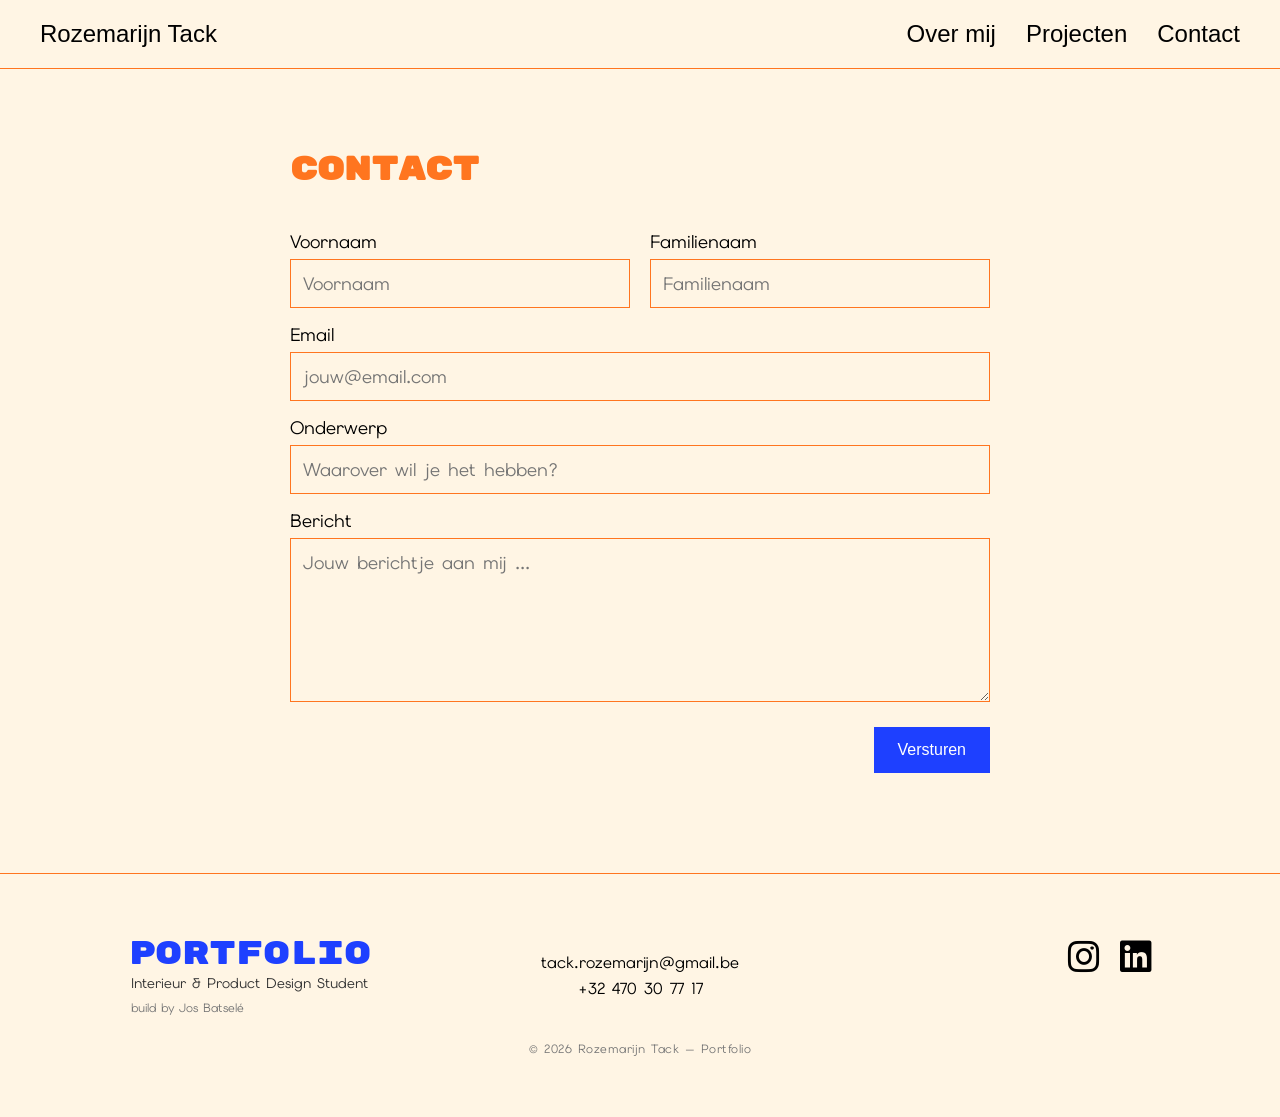
<file: contact/index.html>
<!doctype html>
<html lang="en">
  <head>
    <meta charset="UTF-8" />
    <meta name="viewport" content="width=device-width, initial-scale=1.0" />
    <title>Rozemarijn Tack - Portfolio</title>
    <link rel="stylesheet" href="/css/global.css" />
    <link rel="stylesheet" href="/css/contact.css" />

    <link rel="icon" href="/images/icon/Website Icon.png" type="image/png" />

    <!-- Fonts -->
    <link
      href="https://fonts.googleapis.com/css2?family=Rubik+Mono+One&display=swap"
      rel="stylesheet"
    />
    <link
      href="https://fonts.googleapis.com/css2?family=Elms+Sans&display=swap"
      rel="stylesheet"
    />

    <!----- Icons ----->
    <link
      rel="stylesheet"
      href="https://cdnjs.cloudflare.com/ajax/libs/font-awesome/6.5.0/css/all.min.css"
    />
    <link rel="icon" href="/images/icon/Website Icon.png" type="image/png" />
  </head>

  <body>
    
    <!----- Navigation ----->
    <nav class="navbar">
      <div class="logo"><a href="/">Rozemarijn Tack</a></div>

      <div class="menu-toggle">
        <span></span>
        <span></span>
        <span></span>
      </div>

      <ul class="nav-links">
        <li><a href="/#about">Over mij</a></li>
        <li><a href="/#projects">Projecten</a></li>
        <li><a href="/contact">Contact</a></li>
      </ul>
    </nav>

    <!-- Contact Section -->
    <section class="contact">
      <div class="contact-container">
        <h1>Contact</h1>

        <form
          class="contact-form"
          action="https://formspree.io/f/mnjoebre"
          method="POST"
        >
          <div class="form-row">
            <div class="form-group">
              <label>Voornaam</label>
              <input
                type="text"
                name="voornaam"
                placeholder="Voornaam"
                required
              />
            </div>

            <div class="form-group">
              <label>Familienaam</label>
              <input
                type="text"
                name="familienaam"
                placeholder="Familienaam"
                required
              />
            </div>
          </div>

          <div class="form-group">
            <label>Email</label>
            <input
              type="email"
              name="email"
              placeholder="jouw@email.com"
              required
            />
          </div>

          <div class="form-group">
            <label>Onderwerp</label>
            <input
              type="text"
              name="subject"
              placeholder="Waarover wil je het hebben?"
            />
          </div>

          <div class="form-group">
            <label>Bericht</label>
            <textarea
              name="message"
              rows="6"
              placeholder="Jouw berichtje aan mij ..."
              required
            ></textarea>
          </div>

          <button type="submit" class="contact-button">Versturen</button>
        </form>
      </div>
    </section>
  
  </body>

  <footer class="footer">

    <div class="footer-container">
      <div class="footer-top">
        <div class="footer-left">
          <p class="footer-title">Portfolio</p>
          <p class="footer-subtitle">Interieur & Product Design Student</p>
          <p class="footer-credits">build by <a href="">Jos Batselé</a></p>
        </div>

        <div class="footer-center">
          <p>
            <a href="mailto:tack.rozemarijn@gmail.com">
              tack.rozemarijn@gmail.be
            </a>
          </p>
          <p><a href="tel:+32470307717">+32 470 30 77 17</a></p>
        </div>

        <div class="footer-right">
          <a
            href="https://www.instagram.com/loumi_designstudio/"
            target="_blank"
            class="icon"
          >
            <i class="fa-brands fa-instagram"></i>
          </a>
          <a href="https://www.linkedin.com/" target="_blank" class="icon">
            <i class="fa-brands fa-linkedin"></i>
          </a>
        </div>
      </div>

      <div class="footer-bottom">
        <p class="footer-copyright">© 2026 Rozemarijn Tack — Portfolio</p>
      </div>
    </div>

  </footer>

  <script>

    window.addEventListener("scroll", function () {
      const navbar = document.querySelector(".navbar");

      if (window.scrollY > 50) {
        navbar.classList.add("scrolled");
      } else {
        navbar.classList.remove("scrolled");
      }
    });

    const toggle = document.querySelector(".menu-toggle");
    const navLinks = document.querySelector(".nav-links");

    toggle.addEventListener("click", () => {
      navLinks.classList.toggle("active");
    });

    let lastScrollY = window.scrollY;

    window.addEventListener("scroll", () => {
      const currentScrollY = window.scrollY;

      if (Math.abs(currentScrollY - lastScrollY) > 5) {
        if (navLinks.classList.contains("active")) {
          navLinks.classList.remove("active");
        }
      }

      lastScrollY = currentScrollY;
    });

  </script>

</html>
</file>
<file: css/global.css>
/* ======= RESET ======= */
* {
  margin: 0;
  padding: 0;
  box-sizing: border-box;
}

/* ======= BODY ======= */

body {
  font-family: "Elms Sans", sans-serif;
  background-color: #fff5e4;
  color: black;
  padding-top: 80px;
  /* -ms-overflow-style: none; */
}

/* ======= SCROLL ======= */

html {
  scroll-behavior: smooth;
  scroll-padding-top: 140px;
}

::-webkit-scrollbar {
  width: 6px;
  /* width: 0px;
  background: transparent; */
}

::-webkit-scrollbar-track {
  background: #fff5e4;
}

::-webkit-scrollbar-thumb {
  background: #1e40ff;
  border-radius: 10px;
}

/* ======= NAVBAR ======= */

.navbar {
  display: flex;
  justify-content: space-between;
  align-items: center;
  padding: 20px 40px;
  border-bottom: 1px solid #ff751f;
  position: fixed;
  top: 0;
  left: 0;
  right: 0;
  width: auto;
  background: #fff5e4;
  z-index: 1000;
  transition: 0.1s;
}

.logo a {
  text-decoration: none;
  color: black;
  font-size: 24px;
  font-family: Arial, Helvetica, sans-serif;
}

.nav-links {
  list-style: none;
  display: flex;
  gap: 30px;
}

.nav-links a {
  text-decoration: none;
  color: black;
  font-size: 24px;
  font-family: Arial, Helvetica, sans-serif;
}

.nav-links a:hover {
  color: #1e40ff;
}

.navbar.scrolled {
  background-color: #1e40ff;
  border-bottom: 1px solid rgba(255, 255, 255, 0.2);
}

.navbar.scrolled .logo a,
.navbar.scrolled .nav-links a {
  color: white;
}

.navbar.scrolled .menu-toggle span {
  background: white;
}

.menu-toggle {
  display: none;
  flex-direction: column;
  cursor: pointer;
  gap: 5px;
  margin-left: auto;
}

.menu-toggle span {
  width: 25px;
  height: 3px;
  background: black;
  display: block;
  transition: 0.1s;
}

@media (max-width: 768px) {

  .navbar {
    flex-direction: row;
    justify-content: space-between;
    align-items: center;
  }

  .menu-toggle {
    display: flex;
    margin-left: auto; 
  }

  .nav-links {
    position: absolute;
    top: 100%;
    left: 0;
    right: 0;

    display: flex;
    flex-direction: column;
    align-items: flex-end;

    gap: 15px;
    padding: 20px 40px;

    background: inherit;

    opacity: 0;
    transform: translateY(-8px);
    visibility: hidden;
    pointer-events: none;

    transition: 0.1s ease;
    border-bottom: 1px solid #ff751f;
  }

  .nav-links.active {
    opacity: 1;
    transform: translateY(0);
    visibility: visible;
    pointer-events: auto;
  }

  .nav-links li {
    width: 100%;
    display: flex;
    justify-content: flex-end; 
  }

  .nav-links a {
    text-align: right;
  }

  .navbar.scrolled .nav-links {
    background: #1e40ff;
  }
}

/* ======= TITLES ======= */

.section-title {
  font-family: "Rubik Mono One", monospace;
  font-size: 32px;
  color: #ff751f;
  margin-bottom: 40px;
  transition: color 0.3s ease;
}

.section-title:hover {
  color: #1e40ff;
}

.sub-title {
  font-size: 24px;
  color: #ff751f;
  margin-bottom: 15px;
}

.bold-text {
  color: #ff751f;
  font-weight: bold;
}

.image-credit {
  font-size: 12px;
  color: #777;
  margin-top: 6px;
  line-height: 1.6;
}

/* ======= FOOTER ======= */

.footer {
  border-top: 1px solid #ff751f;
  margin-top: 100px;
  padding: 60px 0;
}

.footer-container {
  width: 80%;
  margin: 0 auto;
}

.footer-top {
  display: grid;
  grid-template-columns: 1fr auto 1fr;
  align-items: start;
}

.footer-left {
  text-align: left;
}

.footer-center {
  display: flex;
  flex-direction: column;
  align-items: center;
  text-align: center;
  justify-content: flex-start; /* ✅ align to top */
  line-height: 1.6;
  margin-top: 16px; /* ❌ remove manual offset */
}

.footer-right {
  display: flex;
  justify-content: flex-end;
  align-items: flex-start; /* ✅ align to top */
  text-align: right;
  gap: 20px;
}

.footer-title {
  font-family: "Rubik Mono One", monospace;
  font-size: 32px;
  color: #1e40ff;
}

.footer-subtitle {
  font-size: 14px;
  margin-left: 3px;
  color: #333;
}

.footer-credits {
  text-align: left;
  font-size: 12px;
  margin: 8px 0px 0px 3px;
  color: #777;
}

.footer-credits a {
  text-decoration: none;
  color: #777; 
}

.footer-credits a:hover {
  color: #1e40ff;
  font-weight: 700;
}

.footer-center a {
  text-decoration: none;
  color: black;
}

.footer-center a:hover {
  color: #1e40ff;
}

.footer-right .icon {
  font-size: 36px;
  color: black;
}

.footer-right .icon:hover {
  color: #1e40ff;
}

.footer-bottom {
  text-align: center;
  margin-top: 25px;
}

.footer-copyright {
  font-size: 12px;
  color: #777;
  letter-spacing: 0.5px;
}

@media (max-width: 768px) {

  .footer-top {
    grid-template-columns: 1fr;
    gap: 25px;

    text-align: center;
  }

  .footer-left,
  .footer-center,
  .footer-right {
    display: flex;
    flex-direction: column;
    align-items: center;
    justify-content: center;
  }

  .footer-right {
    flex-direction: row;
    justify-content: center;
  }
}
</file>
<file: css/contact.css>
* {
  margin: 0;
  padding: 0;
  box-sizing: border-box;
}

/* ----- Base ----- */
body {
  min-height: 100vh;
  font-family: "Elms Sans", sans-serif;
  background-color: #fff5e4;
  color: black;
  padding-top: 50px;
}

html, body {
  overflow-x: hidden;
}

/* ----- Navbar ----- */
.contact-navbar {
  display: flex;
  justify-content: space-between;
  align-items: center;
  padding: 20px 40px;
  border-bottom: 1px solid #ff751f;
  position: fixed;
  top: 0;
  left: 0;
  width: 100%;
  background: #1e40ff;
  z-index: 1000;
}

.contact-logo a {
  text-decoration: none;
  color: white;
  font-size: 24px;
  font-family: Arial, Helvetica, sans-serif;
}

.contact-nav-links {
  list-style: none;
  display: flex;
  gap: 30px;
}

.contact-nav-links a {
  text-decoration: none;
  color: white;
  font-family: Arial, Helvetica, sans-serif;
  font-size: 24px;
}

/* ----- Contact Section ----- */
.contact {
  width: 80%;
  margin: 100px auto 0 auto;
}

.contact-container {
  max-width: 700px;
  margin: 30px auto;
}

/* Title */
.contact h1 {
  font-family: "Rubik Mono One", monospace;
  font-size: 32px;
  color: #ff751f;
  margin-bottom: 40px;
  text-align: left;
}

/* ----- Form ----- */
.contact-form {
  display: flex;
  flex-direction: column;
  gap: 15px;
}

/* First row (2 columns) */
.form-row {
  display: flex;
  gap: 20px;
}

/* Input groups */
.form-group {
  display: flex;
  flex-direction: column;
  width: 100%;
}

.form-group label {
  margin-bottom: 6px;
  font-size: 18px;
}

/* Inputs */
.form-group input,
.form-group textarea {
  padding: 12px;
  border: 1px solid #ff751f;
  background: transparent;
  font-family: "Elms Sans", sans-serif;
  font-size: 18px;
}

/* Button */
.contact-button {
  align-self: flex-end;
  padding: 14px 24px;
  background: #1e40ff;
  color: white;
  border: none;
  cursor: pointer;
  font-size: 16px;
  margin-top: 10px;
  transition: 0.3s ease;
}

.contact-button:hover {
  background: #ff751f;
}

/* ----- Mobile ----- */
@media (max-width: 768px) {
  
  .contact {
    width: 90%;
  }
  
  .form-row {
    flex-direction: column;
  }

  .contact-nav-links {
    display: none; 
  }
  
}
</file>
